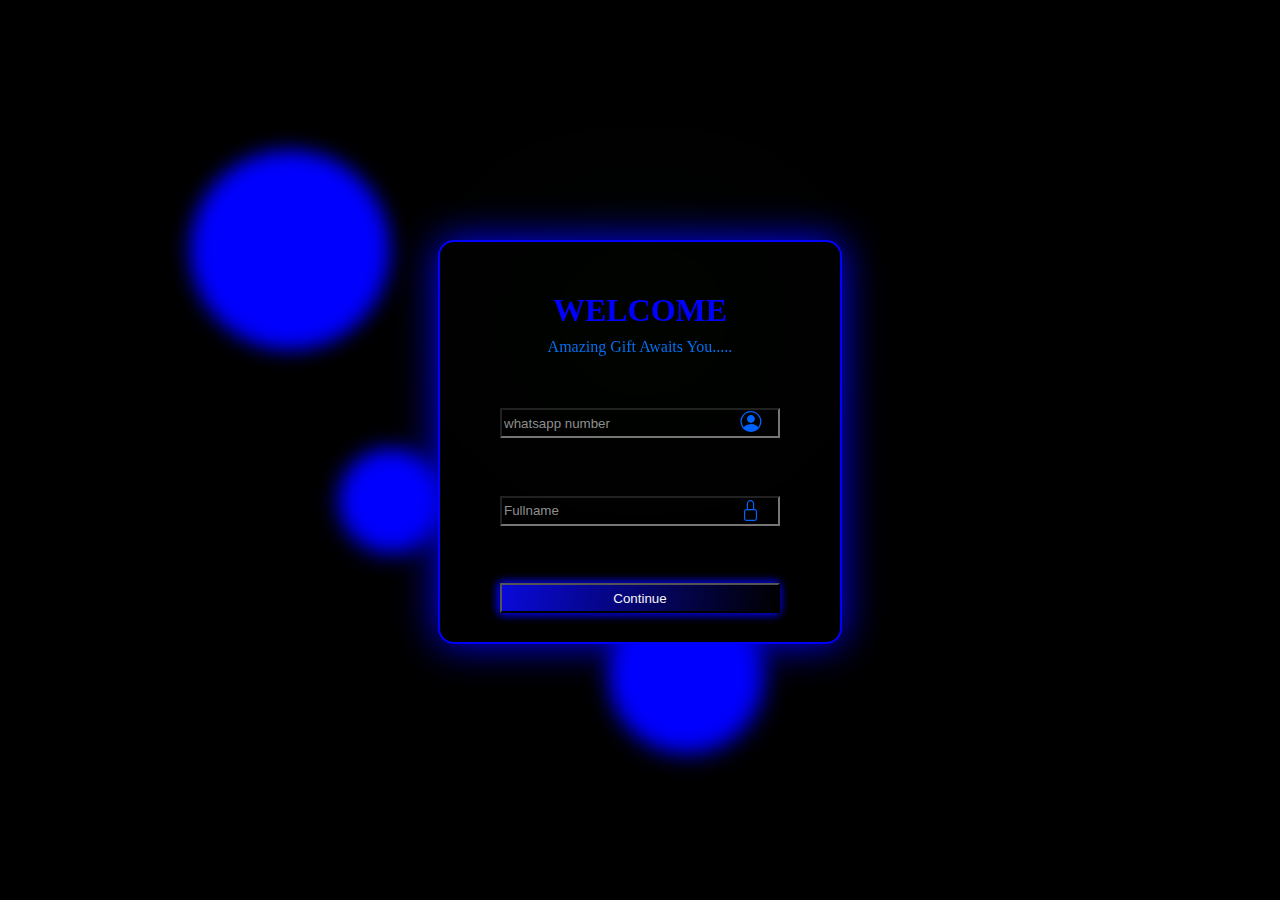
<file: index.html>
<html lang="en">
<head>
    <meta charset="UTF-8">
    <meta name="viewport" content="width=device-width, initial-scale=1.0">
    <title>Document</title>
    <link href="https://cdn.jsdelivr.net/npm/bootstrap-icons/font/bootstrap-icons.css" rel="stylesheet">
    <link rel="stylesheet" href="login.css">
    
</head>
<body>
    <div class="ballcon">
        <div class="ball  on"></div>
        <div class="ball  tw"></div>
        <div class="ball  th"></div>
    </div>
    <form action="spinTheWheel.html">
        <h1>WELCOME</h1>
        <p>Amazing Gift Awaits You.....</p>
        <i class="bi bi-person-circle"></i>
        <input type="tel" placeholder="whatsapp number" required>
        <i class="bi bi-lock"></i>
        <input type="name" placeholder="Fullname" required>
        <button>Continue</button>
    </form>
</body>
</html>
</file>
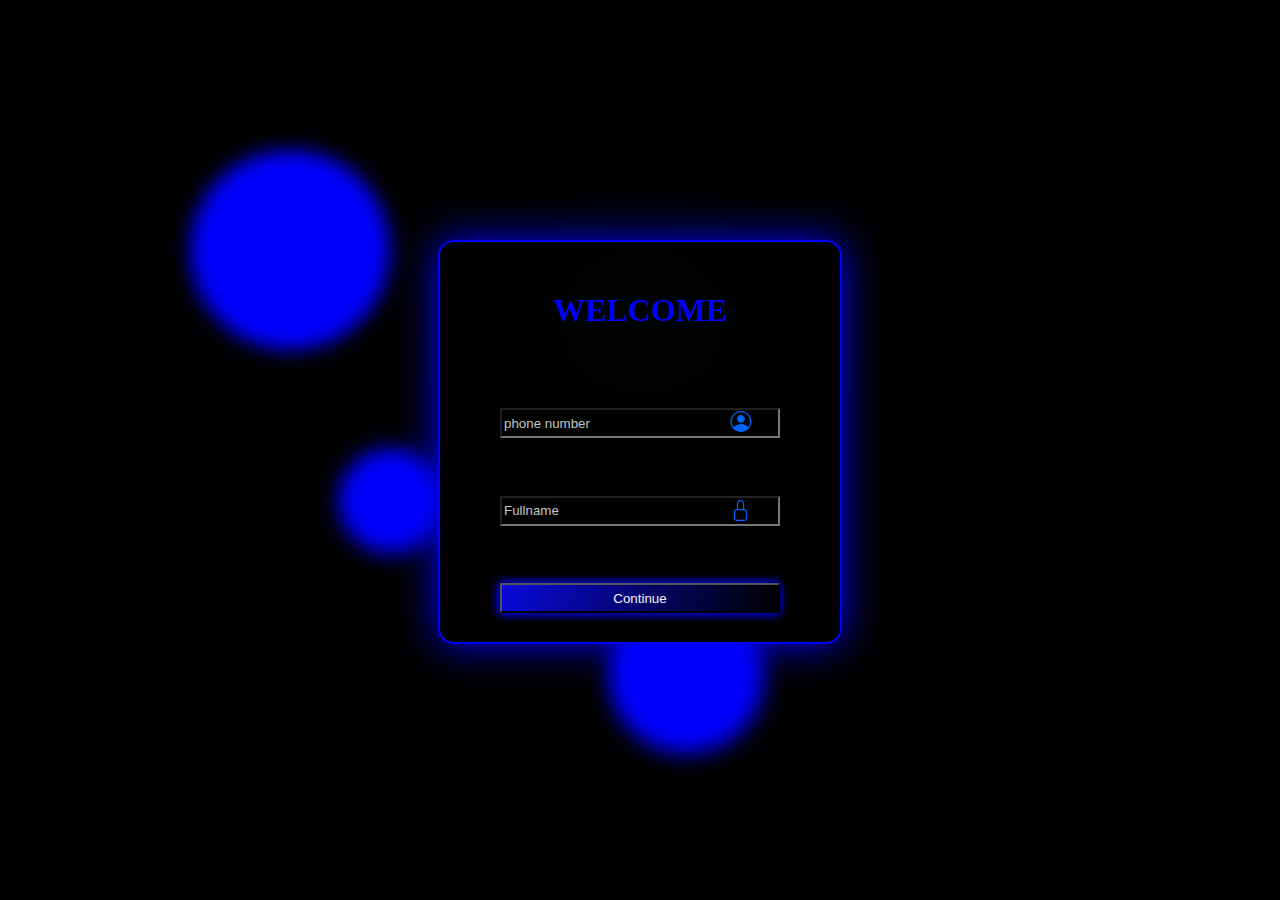
<file: Index.html>
<html lang="en">
<head>
    <meta charset="UTF-8">
    <meta name="viewport" content="width=device-width, initial-scale=1.0">
    <title>Document</title>
    <link href="https://cdn.jsdelivr.net/npm/bootstrap-icons/font/bootstrap-icons.css" rel="stylesheet">
    <link rel="stylesheet" href="login.css">
    <style>
        body{
            display: flex;
            justify-content: center;
            align-items: center;
            background-color: black;
        }
        .ballcon{
            position: absolute;
            filter: blur(10px);
        }
        .ball{
            width: 200px;
            position: absolute;
            height: 200px;
            background-color: blue;
            filter: drop-shadow(3px 2px 8px blue);
           border-radius: 50%;
           animation: 20s trans linear infinite alternate;

        }
        @keyframes trans {
            50%{
                transform: translate(200px) translateY(-50px);
            }
            100%{
                transform: translate(0px) translateY(0px);

            }
        }
        .on{
            top: -300px;
            right: 250px;
            filter: none;
        }
        /*.on::before{
            position: absolute;
            filter: blur(4px);
            content: "";
            width: inherit;
            filter: none;

            height: inherit;
            background-color: black;
            border-radius: inherit;
            transform: translate(70px);
        }*/
        .tw{
            right: 200px;
            width: 100px;
            height: 100px;
        }
        .th{
        top: 150px;
        width: 150px;
        height: 150px;
        right: -120px;
        }
        h1{
            font-weight: bolder;
            filter: drop-shadow(0px 10px 90px green);
        }
        form{
            filter: drop-shadow(0px 0px 20px blue);
            z-index: 333;
            border: 2px solid blue;
            border-radius: 16px;
            color: blue;
            height: 400px;
            width: 400px;
            display: grid;
            place-items: center;
            text-align: center;
            background-color: black;
        }
        input{
            height: 30px;
            width: 70%;
            background-color: transparent;
            color: aliceblue;
            outline: none;
             }

          input::placeholder{
            color: rgba(255, 255, 255, 0.785);

          }
          input:focus {
            border: 2px solid blue;
            box-shadow: 4px 5px 9px blue,-4px -5px 9px blue,1px 1px 9px blue,-1px -1px 9px blue;
            color: aqua;
            
          }   
        button{
            width: 70%;
            height: 30px;
            cursor: pointer;
           box-shadow: -1px 2px 9px rgba(0, 0, 255, 0.566),-1px -2px 9px rgba(0, 0, 255, 0.363),-1px 1px 9px rgba(0, 0, 255, 0.456),-1px -1px 9px rgba(0, 0, 255, 0.505);
            color: whitesmoke;
            background: linear-gradient(100deg, rgb(9, 9, 218), black);
        }
        i{
            position: absolute;
            color: rgb(0, 98, 255);
            text-align: end;
            font-size: 21px;
            transform: translateY(68px) translate(100px);

        }
        .bi-person-circle{
            transform: translateY(-21px)translate(100px);
        }
    </style>
</head>
<body>
    <div class="ballcon">
        <div class="ball  on"></div>
        <div class="ball  tw"></div>
        <div class="ball  th"></div>
    </div>
    <form action="spinTheWheel.html">
        <h1>WELCOME</h1>
        <i class="bi bi-person-circle"></i>
        <input type="tel" placeholder="phone number" required>
        <i class="bi bi-lock"></i>
        <input type="name" placeholder="Fullname" required>
        <button>Continue</button>
    </form>
</body>
</html>
</file>
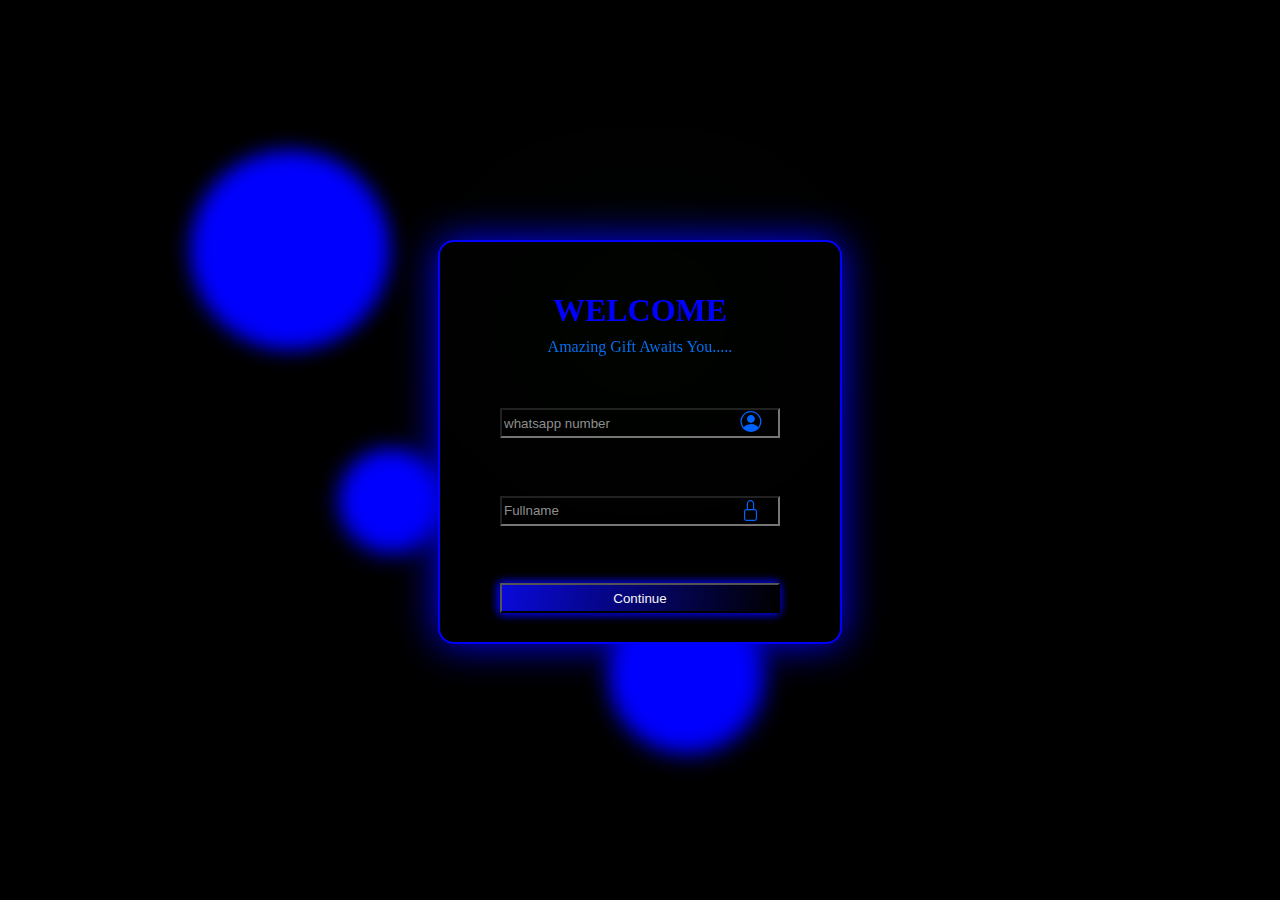
<file: login.html>
<html lang="en">
<head>
    <meta charset="UTF-8">
    <meta name="viewport" content="width=device-width, initial-scale=1.0">
    <title>Document</title>
    <link href="https://cdn.jsdelivr.net/npm/bootstrap-icons/font/bootstrap-icons.css" rel="stylesheet">
    <link rel="stylesheet" href="login.css">
    
</head>
<body>
    <div class="ballcon">
        <div class="ball  on"></div>
        <div class="ball  tw"></div>
        <div class="ball  th"></div>
    </div>
    <form action="spinTheWheel.html">
        <h1>WELCOME</h1>
        <p>Amazing Gift Awaits You.....</p>
        <i class="bi bi-person-circle"></i>
        <input type="tel" placeholder="whatsapp number" required>
        <i class="bi bi-lock"></i>
        <input type="name" placeholder="Fullname" required>
        <button>Continue</button>
    </form>
</body>
</html>
</file>
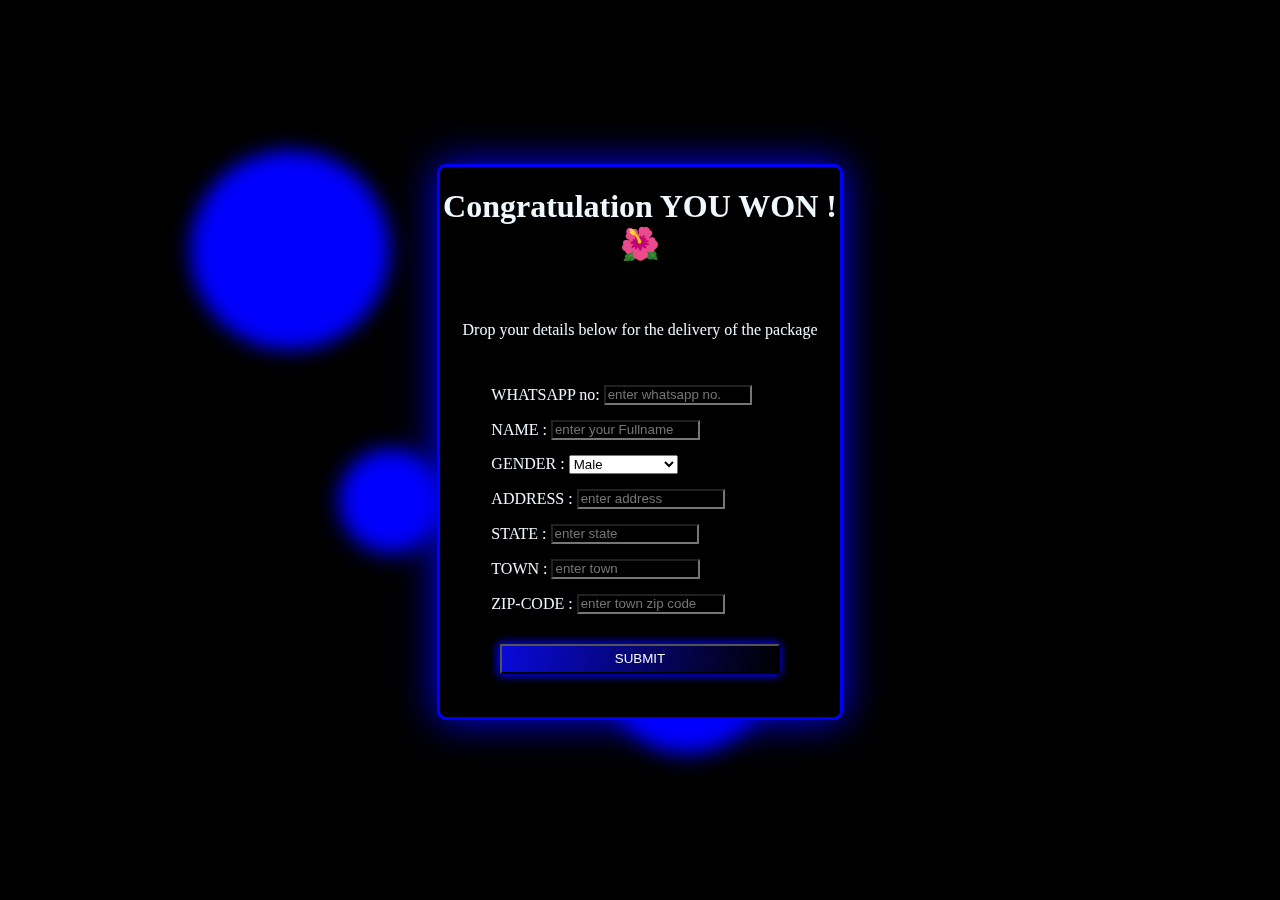
<file: reward.html>
<html lang="en">
<head>
    <meta charset="UTF-8">
    <meta name="viewport" content="width=device-width, initial-scale=1.0">
    <title>Document</title>
    <link rel="stylesheet" href="reward.css">
    
</head>
<body>
    <div class="ballcon">
        <div class="ball  on"></div>
        <div class="ball  tw"></div>
        <div class="ball  th"></div>
    </div>

    <form action="_blank" method="post">
        <h1>Congratulation YOU WON !🌺</h1>
        <p>Drop your details below for the delivery of the package</p>
        <div class="form"><label for="number">WHATSAPP no:
            <input type="number" id="number" placeholder="enter whatsapp no."required>
        </label>
        <label for="name">
            NAME : <input type="name" placeholder="enter your Fullname"required>
        </label>

          <label for="gender">GENDER :
              <select id="gender">
                  <option value='male'>Male</option>
                  <option value="female">Female</option>
                  <option value="rather">Rather not say</option>
              </select>
          </label>
        <label for="address">ADDRESS :
            <input type="text" id="address" placeholder="enter address"required>
        </label>
        <label for="state">STATE : 
            <input type="text" id="state" placeholder="enter state"required>
        </label>
        <label for="town">TOWN : 
            <input type="text" id="town" placeholder="enter town"required>
        </label>
        <label for="zip">
            ZIP-CODE : <input type="text" id="zip" placeholder="enter town zip code"required>
        </label>
        </div>
        <button>SUBMIT</button>
    </form>
</body>
</html>
</file>
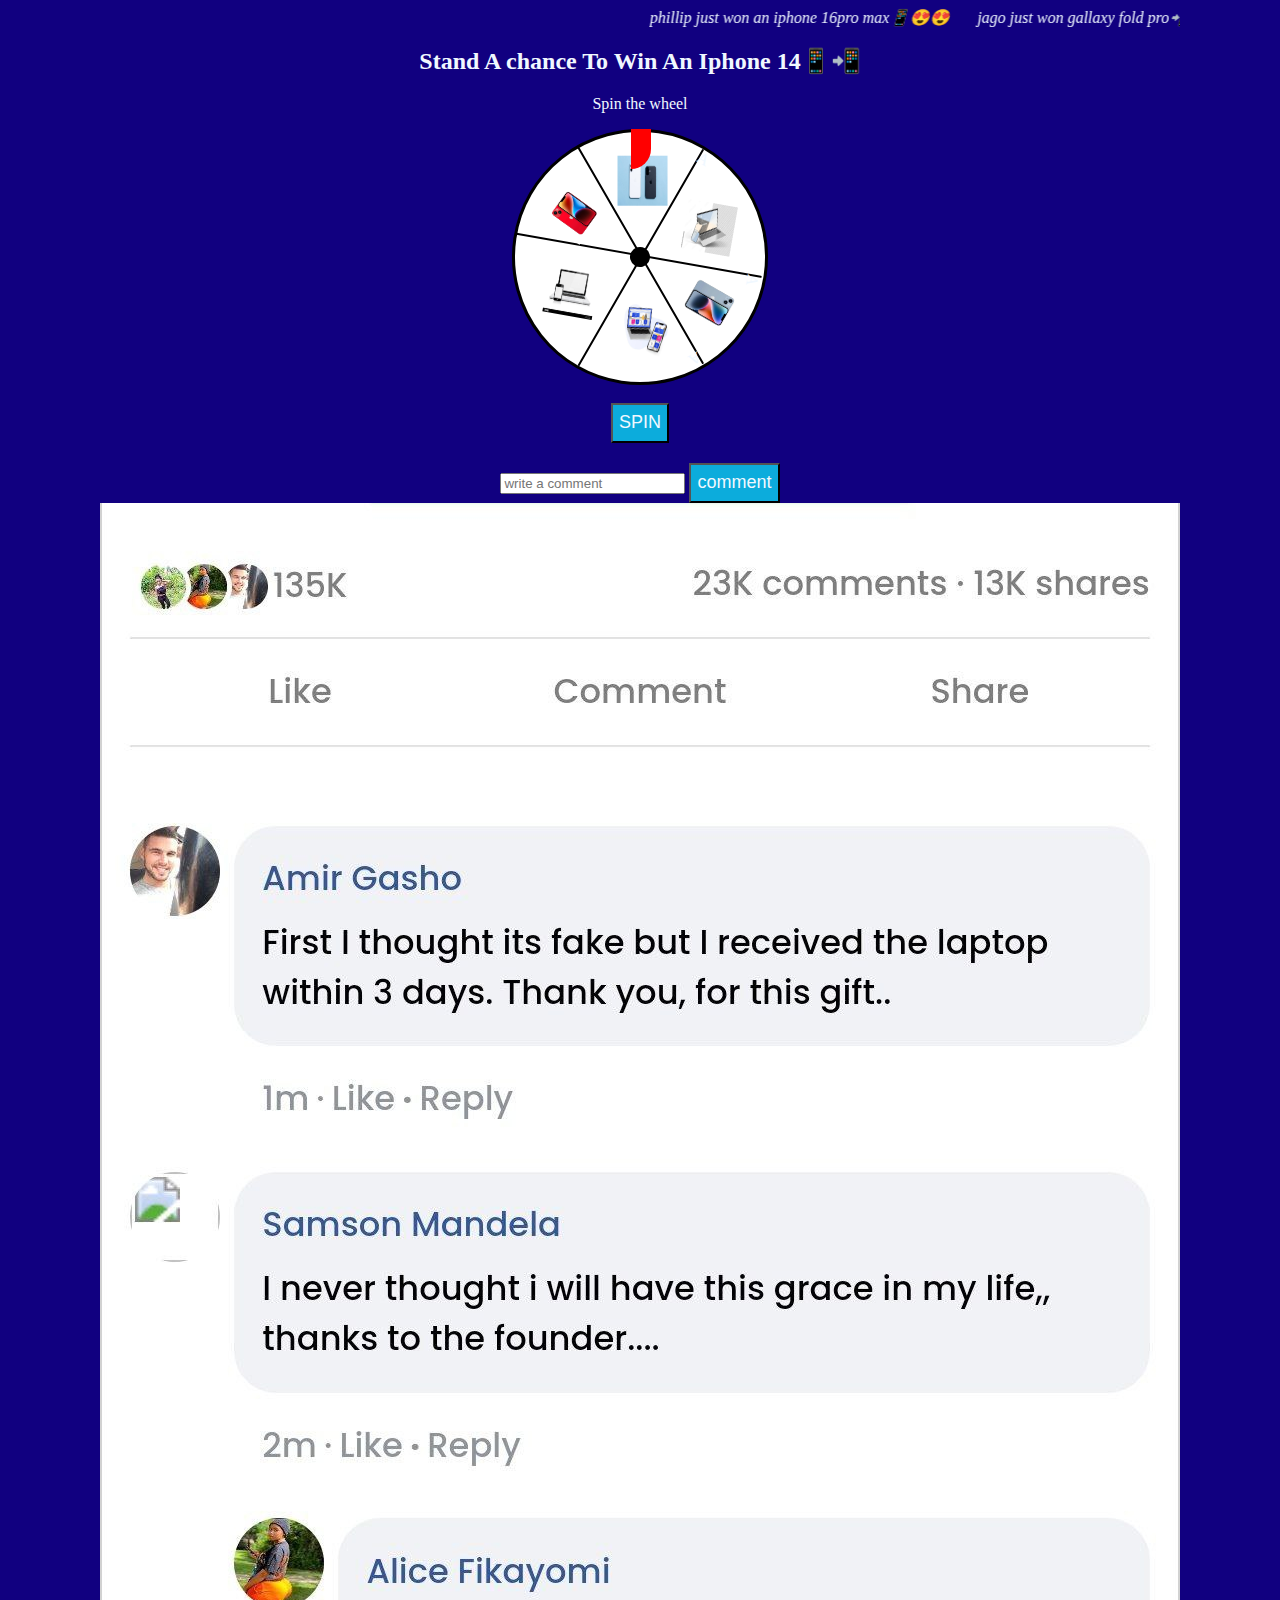
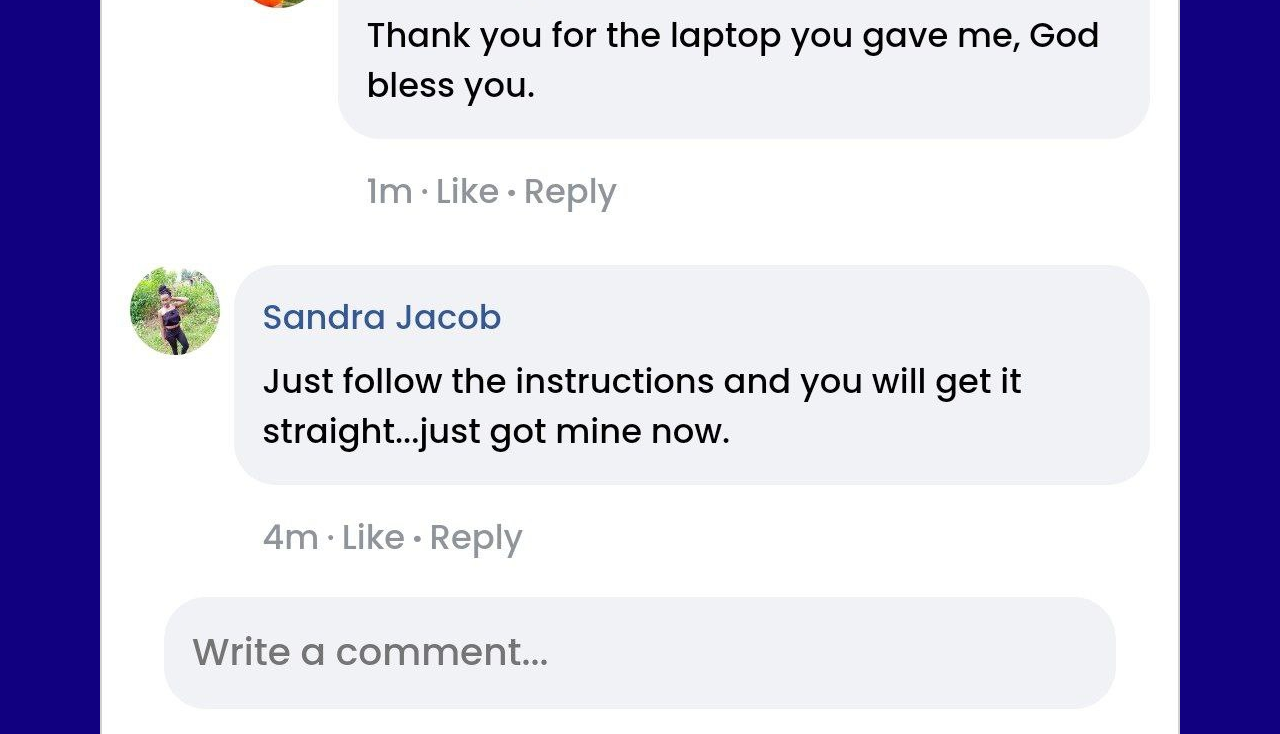
<file: spinTheWheel.html>
<html lang="en">
<head>
    <meta charset="UTF-8">
    <meta name="viewport" content="width=device-width, initial-scale=1.0">
    <title>Document</title>
    <link rel="stylesheet" href="spinthewheel.css">
</head>
<body>
    <center>
        <marquee behavior="" direction=""><i>phillip just won an iphone 16pro max📱😍😍 &nbsp; &nbsp; &nbsp; jago just won gallaxy fold pro📲💘😍😍</i></marquee>
        <h2>Stand A chance To Win An Iphone 14📱📲</h2>
       <p>Spin the wheel</p>
    <div class="con">
    <div class="spin" id="spin" >      
        <div class="center"></div>
            <div class="dot on"><img src="images (1).jpeg" alt="" class="reward one">
                <img src="images.jpeg"  class="reward two"></div>
            <div class="dot tw"><img src="images (2).jpeg"  class="reward three">
            <img src="images (5).jpeg"  class="reward four"></div>
            <div class="dot th"><img src="images (3).jpeg"  class="reward five">
            <img src="images (4).jpeg"  class="reward six"></div>
        
    </div>
</div>

  <div id="congrat">
    <h1>You won iphone 12 pro max</h1>
      
    <div class="birthday-gift">
        <div class="gift">
        <input id='click' type='checkbox'>
        <label class='click' for='click'></label>
             <div class="sparkles">
            <div class="spark1"></div>
            <div class="spark2"></div>
            <div class="spark3"></div>
            <div class="spark4"></div>
            <div class="spark5"></div>
            <div class="spark6"></div>
          </div>
          </div>
      </div>
      <img src="images (5).jpeg"  id="active">
  </div>

    <br>
    <button onclick="spin()" id="stop">SPIN</button>
    <br>


 <main id="main">   
  <progress value="0" max="100" id="prog"></progress>
   <p>Share to 10 Friends and 5 Groups to claim your Reward</p>
  <a href="#" onclick="act()"><button  id="click">SHARE ON WHATSAPP</button></a>
  <a id="access" href="#" onclick="access()"><button>claim reward</button></a>
</main>



  <h3 id="per"></h3>
  <h2 id="demo"></h2>
  <input type="text"id="comment" placeholder="write a comment">
  <button onclick="comment()">comment</button>
  <br>

  <div id="commentcon">
    <div class="com">
      <b>user270655</b>
     <input type="text" id="display" disabled>
     <p>2s . like . Reply</p>
     </div>
  </div>

  <img src="sfgd.jpg" alt="image" class="comment">

</center>

<script src="spinthewheel.js"></script>
</body>
</html>
</file>
<file: login.css>
body{
    display: flex;
    justify-content: center;
    align-items: center;
    background-color: black;
}
.ballcon{
    position: absolute;
    filter: blur(10px);
}
.ball{
    width: 200px;
    position: absolute;
    height: 200px;
    background-color: blue;
    filter: drop-shadow(3px 2px 8px blue);
   border-radius: 50%;
   animation: 20s trans linear infinite alternate;

}
@keyframes trans {
    50%{
        transform: translate(200px) translateY(-50px);
    }
    100%{
        transform: translate(0px) translateY(0px);

    }
}
.on{
    top: -300px;
    right: 250px;
    filter: none;
}

.tw{
    right: 200px;
    width: 100px;
    height: 100px;
}
.th{
top: 150px;
width: 150px;
height: 150px;
right: -120px;
}
h1{
    font-weight: bolder;
    filter: drop-shadow(0px 10px 90px green);
}
form{
    filter: drop-shadow(0px 0px 20px blue);
    z-index: 333;
    border: 2px solid blue;
    border-radius: 16px;
    color: blue;
    height: 400px;
    width: 400px;
    display: grid;
    place-items: center;
    text-align: center;
    background-color: black;
}
input{
    height: 30px;
    width: 70%;
    background-color: transparent;
    color: aliceblue;
    outline: none;
     }

  input::placeholder{
    color: rgba(255, 255, 255, 0.568);

  }
  input:focus {
    border: 2px solid blue;
    box-shadow: 4px 5px 9px blue,-4px -5px 9px blue,1px 1px 9px blue,-1px -1px 9px blue;
    
  }   
button{
    width: 70%;
    height: 30px;
    cursor: pointer;
   box-shadow: -1px 2px 9px rgba(0, 0, 255, 0.566),-1px -2px 9px rgba(0, 0, 255, 0.363),-1px 1px 9px rgba(0, 0, 255, 0.456),-1px -1px 9px rgba(0, 0, 255, 0.505);
    color: whitesmoke;
    background: linear-gradient(100deg, rgb(9, 9, 218), black);
}
i{
    position: absolute;
    color: rgb(0, 98, 255);
    text-align: end;
    font-size: 21px;
    transform: translateY(68px) translate(110px);

}
.bi-person-circle{
    transform: translateY(-21px)translate(110px);
}
p{
    position: absolute;
    top: 80px;
    color: rgba(5, 113, 246, 0.967);
}
</file>
<file: reward.css>
body{
    display: flex;
    justify-content: center;
    align-items: center;
    background-color: black;

    color: aliceblue;
}
.ballcon{
    position: absolute;
    filter: blur(10px);
}
.ball{
    width: 200px;
    position: absolute;
    height: 200px;
    background-color: blue;
    filter: drop-shadow(3px 2px 8px blue);
   border-radius: 50%;
   animation: 20s trans linear infinite alternate;

}
@keyframes trans {
    50%{
        transform: translate(200px) translateY(-50px);
    }
    100%{
        transform: translate(0px) translateY(0px);

    }
}
.on{
    top: -300px;
    right: 250px;
    filter: none;
}

.tw{
    right: 200px;
    width: 100px;
    height: 100px;
}
.th{
top: 150px;
width: 150px;
height: 150px;
right: -120px;
} 
form{
    z-index: 99;
    background-color: black;
    border: 3px solid blue;
    border-radius: 9px;
    filter: drop-shadow(0px 0px 20px blue);
    width: 400px;
    height: 500px;
    display: grid;
    text-align: center;
    place-items: center;
    gap: 20px;
    padding-bottom: 50px;
}
      button{
    width: 70%;
    height: 30px;
    cursor: pointer;
   box-shadow: -1px 2px 9px rgba(0, 0, 255, 0.566),-1px -2px 9px rgba(0, 0, 255, 0.363),-1px 1px 9px rgba(0, 0, 255, 0.456),-1px -1px 9px rgba(0, 0, 255, 0.505);
    color: whitesmoke;
    background: linear-gradient(100deg, rgb(9, 9, 218), black);
}
label{
    text-align: start;
}
input{
height: 20px;
width: 50%;
background-color: transparent;
color: aliceblue;
outline: none;
}

input:focus {
border: 2px solid blue;
box-shadow: 4px 5px 9px blue,-4px -5px 9px blue,1px 1px 9px blue,-1px -1px 9px blue;
} 
.form{
display: grid;
gap: 15px;
padding: 10px;
}
</file>
<file: spinthewheel.css>
body{
    background-color: rgb(17, 0, 128);
    max-height: 100vh;
    color: aliceblue;
    display: flex;
    flex-wrap: wrap;
    justify-content: center;
     }
     progress{
         height: 30px;
         width: 300px;
 
     }
     .spin{
     
         cursor: pointer;
         transform: rotate(30deg);
         width: 250px;
         height: 250px;
         border-radius: 50%;
         background-color: white;
         animation: rotate 5s linear infinite alternate;
         border: 3px solid black;
     }
       @keyframes rotate {
         100%{
             transform: rotate(60deg);
         }
     }
     .spin img{
         width: 50px;
         height: 50px;
         
     }
     .con::before{
         z-index: 22;
         position: absolute;
         transform: translateX(-9px);
         border-bottom-right-radius: 30px;
         content: "";
         
         background-color: red;
         width: 20px;
         height: 40px;
     }
     .dot{
         width: 5px;
         border-radius: 50%;
         height: 5px;
         position: absolute;
         
         transform: translateX(123px) translateY(120px);
         background-color: black;
     }
     .dot::before{
         position: absolute;
         content: "";
         width: 2px;
         border-radius: 9px;
         height: 130px;
         background-color: black;
         right: 1;
     }
     .dot::after{
         position: absolute;
         content: "A";
         width: 2px;
         border-radius: 9px;
         height: 130px;
         background-color: black;
         top: -120px;
         right: 1px;
     }
     .on{
         transform: rotate(70deg) translate(155px) translatey(-74px);
         
     }
     .tw{
         transform: rotate(120deg) translatey(-169px) translate(43px);
     }
     .center{
         width: 20px;
         height: 20px;
         background-color: black;
         position: absolute;
         border-radius: 50%;
         transform: translate(115px) translateY(115px);
     }
     button{
         height: 40px;
         background-color: rgba(12, 189, 229, 0.911);
         color: aliceblue;
         font-size: large;
         cursor: pointer;
     }
     button:hover{
         background-color: rgba(255, 250, 240, 0.936);
         color: rgba(12, 189, 229, 0.934) ;
     }
     .comment{
         width: 100%;
     }
     #commentcon{
         display: none;
         height: 50px;
         background-color: white;
         color: grey;
         width: 100%;
     }
     #commentcon::before{
         position: absolute;
         content: "";
         background-color: aqua;
         width: 30px;
         border-radius: 50%;
         transform: translateY(10px);
         left: 12px;
         height: 30px;
     }
     .com{
        position: relative;
         text-align: start;
         width: 70%;
         font-size: 10px;
     }
    
     
     .com p{
         position: absolute;
         
         color: darkblue;
     }
     .com input{
         height: 40px;
         width: 260px;
         border-radius: 10px;
         font-size: 12px;
         color: black;
         font-weight: bold;
     }
     #main{
         display: none;
     }
     .reward{
         position: absolute;
         transform: rotate(270deg);
     }
     .one{
         right: -70px;
         transform: translateY(20px) rotate(270deg) translate(-20px);
     }
     .two{
         left: 50px;
         transform: rotate(270deg) translate(40px);
     }
     .three{
         right: 50px;
         transform: translatey(-30px) rotate(220deg);

     }
     .four{
         z-index: 999;
         transform: rotatez(-204deg) translatey(-50px) translate(10px)scale(0.9);
     }
     .five{
         left: 60px;
         transform: translatey(-15px) rotate(-270deg) ;
     }
     .six{
         top: -100px;
         transform: rotate(-30deg) translate(-60px)translateY(-20px);
     }
     
     #active{
         z-index: 9999;
         transform: translateY(160px);
         
         display: block;
         width: 300px;
         height: 300px;
     }



.birthday-gift {
position: relative;
top: 130px;
}

.birthday-gift:before {
content:"";
position: absolute;
width: 170px;
height:20px;
border-radius:50%;
background-color: rgba(0,0,0,0.4);
top:90px;
left:95px;
}

input#click {
display: none;
}

.gift {
position: relative;
width: 150px;
height: 100px;
background-color: #e9c46a;
}

.gift:before {
content:"";
position: absolute;
width: 25px;
height: 100px;
background-color: #e76f51;
left:62px;
}

.gift:after {
content:"";
position: absolute;
box-shadow: inset 0 10px rgba(0,0,0,0.3);
left: 0.2px;
width: 150px;
height: 100px;
}

.click {
position: absolute;
background-color: #e9c46a;
width: 170px;
height: 40px;
top:-40px;
left:-10px;
transform-origin: bottom left;
transition: .3s;
cursor: pointer;
transform: rotate(-110deg) scaleX(0.85);
}

.click:before {
content:"";
position: absolute;
width: 25px;
height: 40px;
background-color: #e76f51;
left:69px;
}

.click:after {
content:"";
position: absolute;
width: 5px;
height: 0;
border-bottom: 30px solid #e76f51;
border-top: 30px solid #e76f51;
border-left: 0px solid transparent;
border-right: 30px solid transparent;
transform: rotate(-90deg);
left:65px;
top:-47px;
}
.sparkles {
display: block;
position: absolute;
display: block;
top:-15px;
z-index:-2;
left:40px;
}

.spark1, .spark2, .spark3, .spark4, .spark5, .spark6 {
position: absolute;
background-color: #fee440;
border-radius:50%;
top:-9px;
z-index:-1;
}

.spark1 {
width: 8px;
height:8px;
left:30px;
top:-9px;
animation: fire 0.9s ease-in-out infinite, color 0.4s linear infinite;
}

.spark1:before {
content:"";
position: absolute;
width:5px;
height:5px;
top:8px;
left:11px;
background-color: #fee440;
border-radius:50%;
}

.spark2 {
width: 9px;
height:9px;
left:33px;
top:-5px;
animation: fire2 0.28s ease-in-out infinite, color 0.4s linear infinite;
}

.spark2:before {
content:"";
position: absolute;
width:5px;
height:5px;
top:12px;
left:3px;
background-color: #fee440;
border-radius:50%;
}

.spark3 {
width: 8.5px;
height:8.5px;
left:33px;
top:-5px;
animation: fire3 0.36s ease-in-out infinite, color2 0.4s linear infinite;
}

.spark3:before {
content:"";
position: absolute;
width:5px;
height:5px;
top:12px;
left:-1px;
background-color: #fee440;
border-radius:50%;
}

.spark4 {
width: 7px;
height:7px;
left:27px;
top:-5px;
animation: fire2 0.24s ease-in-out infinite, color2 0.2s linear infinite;
}

.spark5 {
width: 7px;
height:7px;
left:29px;
top:-5px;
animation: fire3 0.45s ease-in-out infinite, color 0.2s linear infinite;
}

.spark6 {
width: 6px;
height:6px;
left:29px;
top:-5px;
animation: fire 0.35s ease-in-out infinite, color2 0.2s linear infinite;
}

@keyframes fire3 {
100% { transform:translateX(20px) translateY(-93px); 
      opacity: 0.3; }
}

@keyframes fire2 {
100% { transform:translateX(-5px) translateY(-90px); 
      opacity: 0.3; }
}

@keyframes fire {
100% { transform:translateX(-25px) translateY(-95px); 
      opacity: 0.3; }
}

@keyframes color {
from {background-color: #d00000;}
to {background-color: #0081a7;}
}

@keyframes color2 {
from {background-color: #8cff00;}
to {background-color: #1d2d44;}
}



#congrat{

 z-index: 999999;
 position: fixed;
 display: none;
 top: 0;
 height: 100%;
 width: 100%;
 background-color: red;
 
}
</file>
